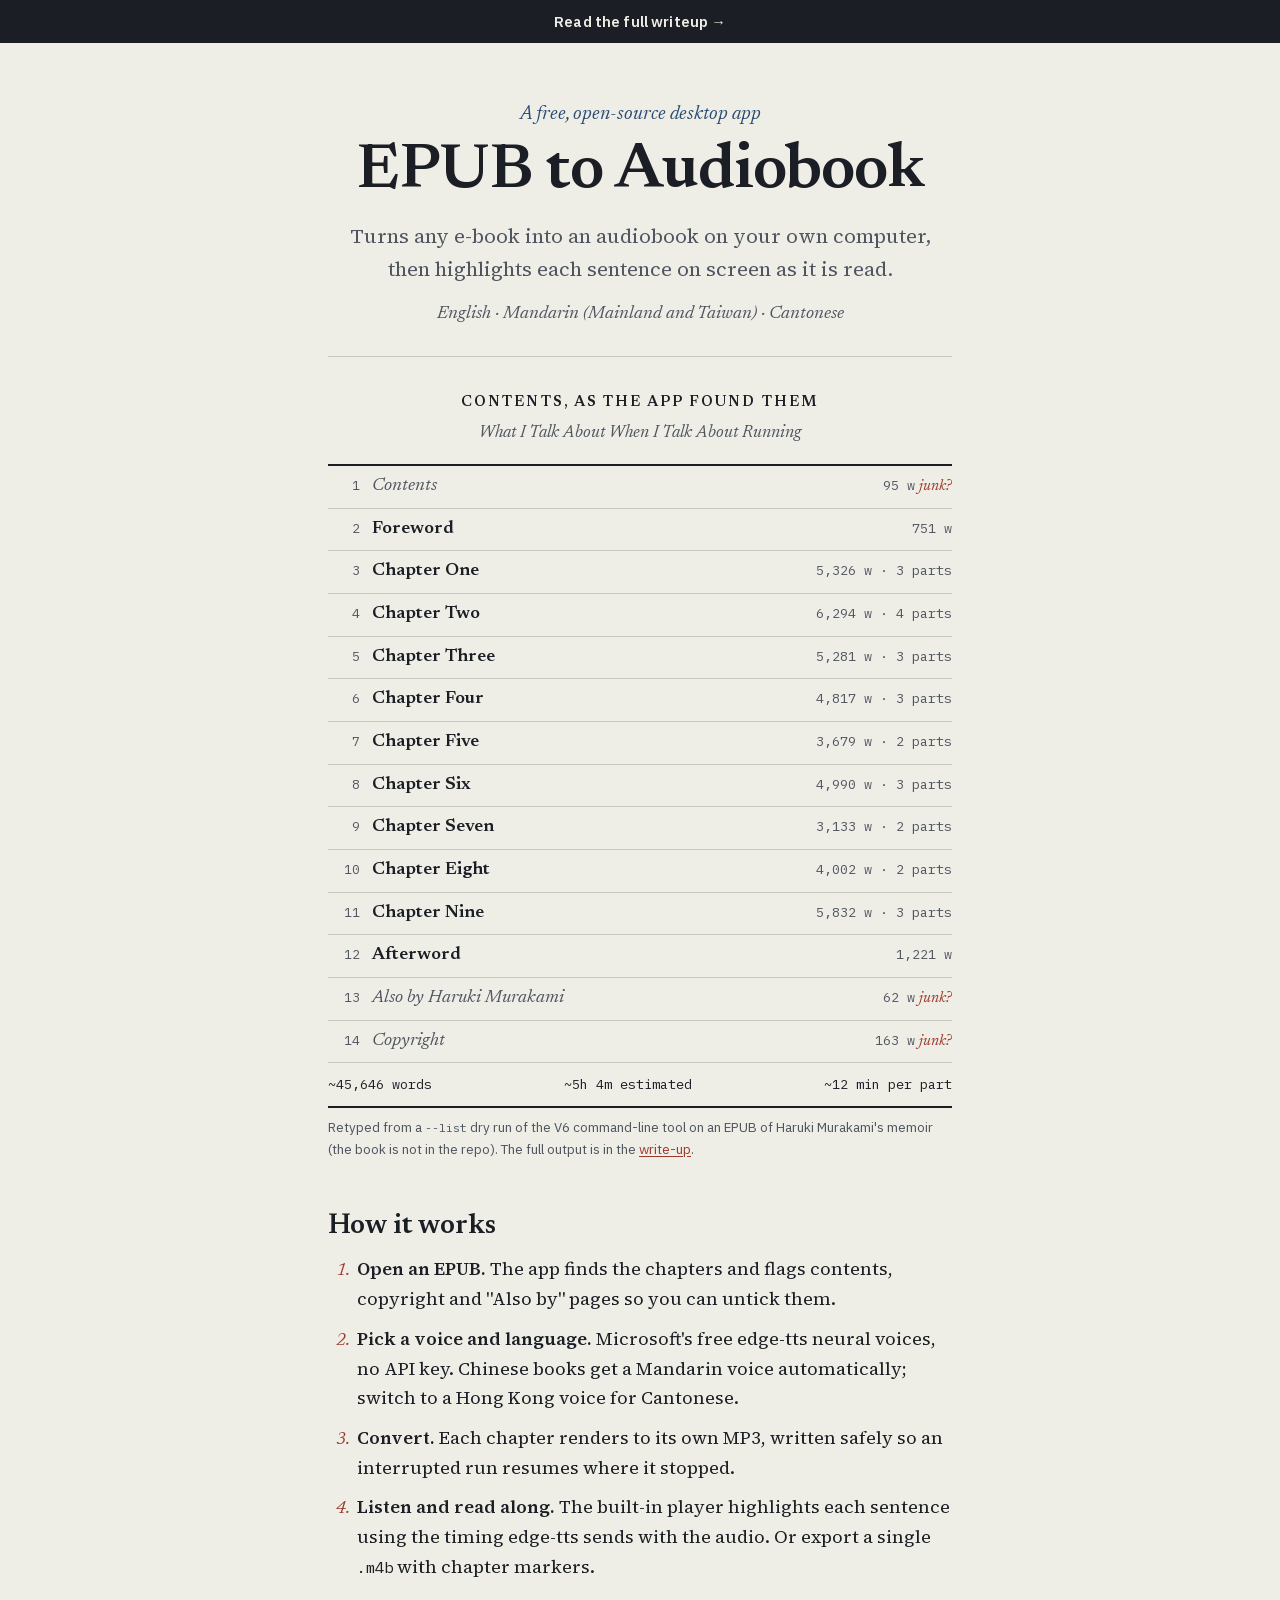
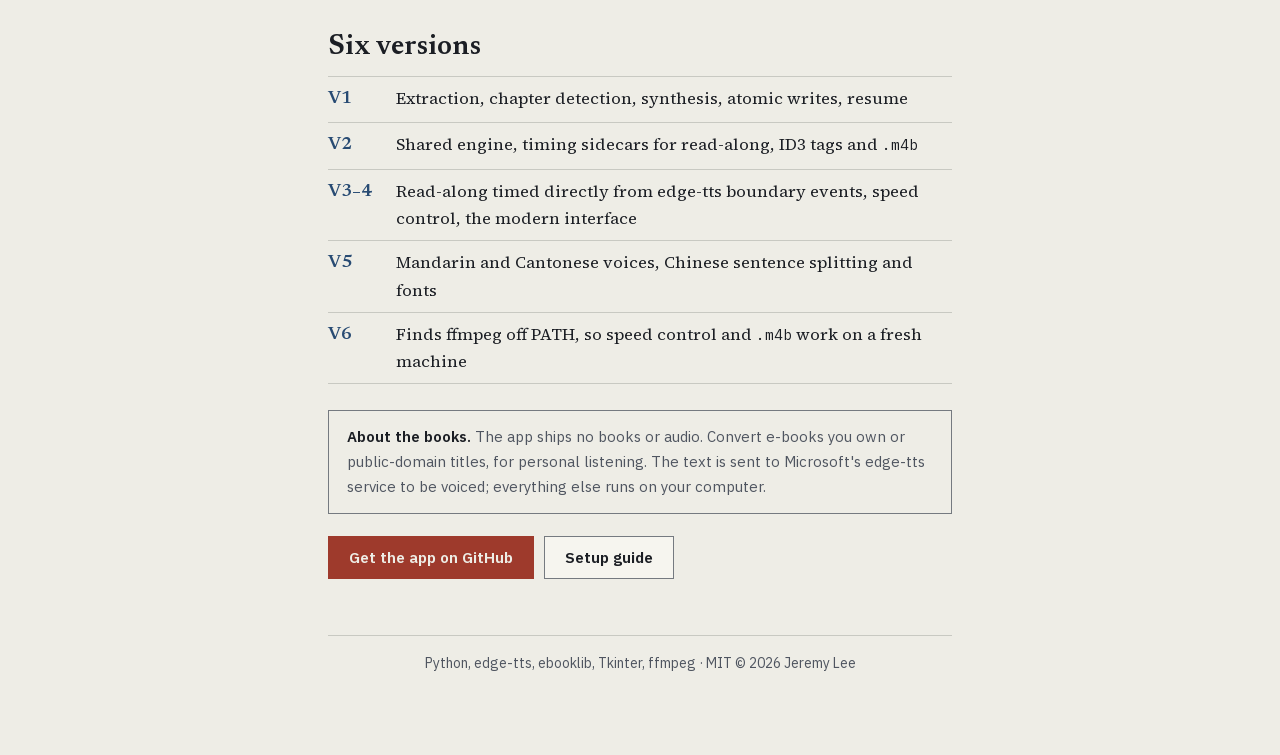
<file: index.html>
<!DOCTYPE html>
<html lang="en">
<head>
<meta charset="utf-8"/>
<meta name="viewport" content="width=device-width, initial-scale=1"/>
<title>EPUB to Audiobook</title>
<meta name="description" content="A free desktop app that turns any EPUB into chapter-named MP3s or an M4B with natural neural voices, and highlights each sentence as it plays. English, Mandarin and Cantonese." />
<meta property="og:title" content="EPUB to Audiobook" />
<meta property="og:description" content="A free desktop app that turns any EPUB into chapter-named MP3s or an M4B with natural neural voices, and highlights each sentence as it plays. English, Mandarin and Cantonese." />
<meta property="og:type" content="website" />
<meta property="og:url" content="https://lyhjeremy.github.io/epub-to-audiobook/" />
<meta property="og:image" content="https://lyhjeremy.github.io/epub-to-audiobook/og.png" />
<meta property="og:image:width" content="1200" />
<meta property="og:image:height" content="630" />
<meta property="og:image:alt" content="EPUB to Audiobook" />
<meta name="twitter:card" content="summary_large_image" />
<link rel="stylesheet" href="assets/family.css"/>
<style>
  *{box-sizing:border-box;border-radius:0}
  html,body{margin:0;padding:0}
  body{background:var(--paper);color:var(--ink);font-family:var(--font-head);font-size:18px;line-height:1.65}
  a{color:var(--signal);text-underline-offset:2px}
  a:hover{color:var(--ink)}
  :focus-visible{outline:2px solid var(--signal);outline-offset:2px}
  .page{max-width:42rem;margin:0 auto;padding:56px 24px 80px}
  .title{text-align:center;border-bottom:1px solid var(--rule);padding-bottom:26px;margin-bottom:34px}
  .title .eyebrow{font-family:var(--font-display);font-style:italic;font-size:19px;color:var(--signal-2);margin:0 0 10px}
  h1{font-family:var(--font-display);font-weight:600;font-size:clamp(40px,7vw,64px);line-height:1;letter-spacing:-.015em;margin:0 0 16px}
  .lede{font-size:20px;color:var(--ink-2);margin:0 auto;max-width:32em}
  .langs{font-family:var(--font-display);font-style:italic;color:var(--ink-2);margin:14px 0 0}
  .contents h2{font-family:var(--font-display);font-weight:600;font-size:15px;letter-spacing:.14em;text-transform:uppercase;text-align:center;margin:0 0 4px}
  .contents .src{font-family:var(--font-display);font-style:italic;text-align:center;color:var(--ink-2);margin:0 0 16px;font-size:17px}
  .toc{margin:0;padding:0;list-style:none;border-top:2px solid var(--ink)}
  .toc li{display:grid;grid-template-columns:2rem minmax(0,1fr) auto;gap:0 12px;align-items:baseline;padding:6px 0;border-bottom:1px solid var(--rule)}
  .toc .i{font-family:var(--font-mono);font-size:13px;color:var(--ink-2);text-align:right}
  .toc .t{font-family:var(--font-display);font-weight:600;font-size:18px}
  .toc .w{font-family:var(--font-mono);font-size:13.5px;color:var(--ink-2);white-space:nowrap}
  .toc li.junk .t{font-weight:400;font-style:italic;color:var(--ink-2)}
  .toc li.junk .w::after{content:" junk?";font-family:var(--font-display);font-style:italic;color:var(--signal);font-size:15px}
  .toc-foot{display:flex;justify-content:space-between;flex-wrap:wrap;gap:6px 16px;font-family:var(--font-mono);font-size:13.5px;color:var(--ink);padding:10px 0;border-bottom:2px solid var(--ink)}
  .cap{font-family:var(--font-body);font-size:13.5px;color:var(--ink-2);margin:8px 0 0}
  h3{font-family:var(--font-display);font-weight:600;font-size:28px;line-height:1.15;margin:50px 0 12px}
  p{margin:0 0 14px}
  ol.steps{margin:0;padding:0 0 0 1.4em}
  ol.steps li{margin:0 0 10px;padding-left:4px}
  ol.steps li::marker{font-family:var(--font-display);font-style:italic;color:var(--signal)}
  ol.steps b{font-weight:600}
  dl.ver{margin:0;border-top:1px solid var(--rule)}
  dl.ver div{display:grid;grid-template-columns:3.4rem minmax(0,1fr);gap:0 14px;padding:8px 0;border-bottom:1px solid var(--rule)}
  dl.ver dt{font-family:var(--font-display);font-weight:600;color:var(--signal-2)}
  dl.ver dd{margin:0;font-size:16.5px}
  code{font-family:var(--font-mono);font-size:.86em}
  .note{border:1px solid var(--edge);padding:14px 18px;font-family:var(--font-body);font-size:15px;color:var(--ink-2);margin-top:26px}
  .note b{color:var(--ink)}
  .btns{display:flex;flex-wrap:wrap;gap:10px;margin-top:22px}
  .btn{display:inline-block;padding:11px 20px;font:600 15.5px/1.2 var(--font-body);text-decoration:none;border:1px solid var(--edge);color:var(--ink);background:var(--panel)}
  .btn.primary{background:var(--signal);border-color:var(--signal);color:var(--paper)}
  .btn:hover{background:var(--ink);border-color:var(--ink);color:var(--paper)}
  footer{border-top:1px solid var(--rule);margin-top:56px;padding-top:16px;font-family:var(--font-body);font-size:14px;color:var(--ink-2);text-align:center}
</style>
</head>
<body>
<a href="overview/" data-overview-link style="display:block;background:var(--ink);color:var(--paper);text-align:center;padding:11px 18px;font:600 14.5px/1.45 var(--font-body);letter-spacing:.01em;text-decoration:none">Read the full writeup&nbsp;&rarr;</a>

<main class="page">
  <div class="title">
    <p class="eyebrow">A free, open-source desktop app</p>
    <h1>EPUB to Audiobook</h1>
    <p class="lede">Turns any e-book into an audiobook on your own computer, then highlights each sentence on screen as it is read.</p>
    <p class="langs">English · Mandarin (Mainland and Taiwan) · Cantonese</p>
  </div>

  <section class="contents" aria-label="Chapters detected in a published book">
    <h2>Contents, as the app found them</h2>
    <p class="src">What I Talk About When I Talk About Running</p>
    <ol class="toc">
      <li class="junk"><span class="i">1</span><span class="t">Contents</span><span class="w">95 w</span></li>
      <li><span class="i">2</span><span class="t">Foreword</span><span class="w">751 w</span></li>
      <li><span class="i">3</span><span class="t">Chapter One</span><span class="w">5,326 w · 3 parts</span></li>
      <li><span class="i">4</span><span class="t">Chapter Two</span><span class="w">6,294 w · 4 parts</span></li>
      <li><span class="i">5</span><span class="t">Chapter Three</span><span class="w">5,281 w · 3 parts</span></li>
      <li><span class="i">6</span><span class="t">Chapter Four</span><span class="w">4,817 w · 3 parts</span></li>
      <li><span class="i">7</span><span class="t">Chapter Five</span><span class="w">3,679 w · 2 parts</span></li>
      <li><span class="i">8</span><span class="t">Chapter Six</span><span class="w">4,990 w · 3 parts</span></li>
      <li><span class="i">9</span><span class="t">Chapter Seven</span><span class="w">3,133 w · 2 parts</span></li>
      <li><span class="i">10</span><span class="t">Chapter Eight</span><span class="w">4,002 w · 2 parts</span></li>
      <li><span class="i">11</span><span class="t">Chapter Nine</span><span class="w">5,832 w · 3 parts</span></li>
      <li><span class="i">12</span><span class="t">Afterword</span><span class="w">1,221 w</span></li>
      <li class="junk"><span class="i">13</span><span class="t">Also by Haruki Murakami</span><span class="w">62 w</span></li>
      <li class="junk"><span class="i">14</span><span class="t">Copyright</span><span class="w">163 w</span></li>
    </ol>
    <div class="toc-foot"><span>~45,646 words</span><span>~5h 4m estimated</span><span>~12 min per part</span></div>
    <p class="cap">Retyped from a <code>--list</code> dry run of the V6 command-line tool on an EPUB of Haruki Murakami's memoir (the book is not in the repo). The full output is in the <a href="overview/">write-up</a>.</p>
  </section>

  <h3>How it works</h3>
  <ol class="steps">
    <li><b>Open an EPUB.</b> The app finds the chapters and flags contents, copyright and "Also by" pages so you can untick them.</li>
    <li><b>Pick a voice and language.</b> Microsoft's free edge-tts neural voices, no API key. Chinese books get a Mandarin voice automatically; switch to a Hong Kong voice for Cantonese.</li>
    <li><b>Convert.</b> Each chapter renders to its own MP3, written safely so an interrupted run resumes where it stopped.</li>
    <li><b>Listen and read along.</b> The built-in player highlights each sentence using the timing edge-tts sends with the audio. Or export a single <code>.m4b</code> with chapter markers.</li>
  </ol>

  <h3>Six versions</h3>
  <dl class="ver">
    <div><dt>V1</dt><dd>Extraction, chapter detection, synthesis, atomic writes, resume</dd></div>
    <div><dt>V2</dt><dd>Shared engine, timing sidecars for read-along, ID3 tags and <code>.m4b</code></dd></div>
    <div><dt>V3–4</dt><dd>Read-along timed directly from edge-tts boundary events, speed control, the modern interface</dd></div>
    <div><dt>V5</dt><dd>Mandarin and Cantonese voices, Chinese sentence splitting and fonts</dd></div>
    <div><dt>V6</dt><dd>Finds ffmpeg off PATH, so speed control and <code>.m4b</code> work on a fresh machine</dd></div>
  </dl>

  <div class="note"><b>About the books.</b> The app ships no books or audio. Convert e-books you own or public-domain titles, for personal listening. The text is sent to Microsoft's edge-tts service to be voiced; everything else runs on your computer.</div>

  <div class="btns">
    <a class="btn primary" href="https://github.com/lyhjeremy/epub-to-audiobook">Get the app on GitHub</a>
    <a class="btn" href="https://github.com/lyhjeremy/epub-to-audiobook#how-to-run">Setup guide</a>
  </div>

  <footer>Python, edge-tts, ebooklib, Tkinter, ffmpeg · MIT © 2026 Jeremy Lee</footer>
</main>
</body>
</html>
</file>
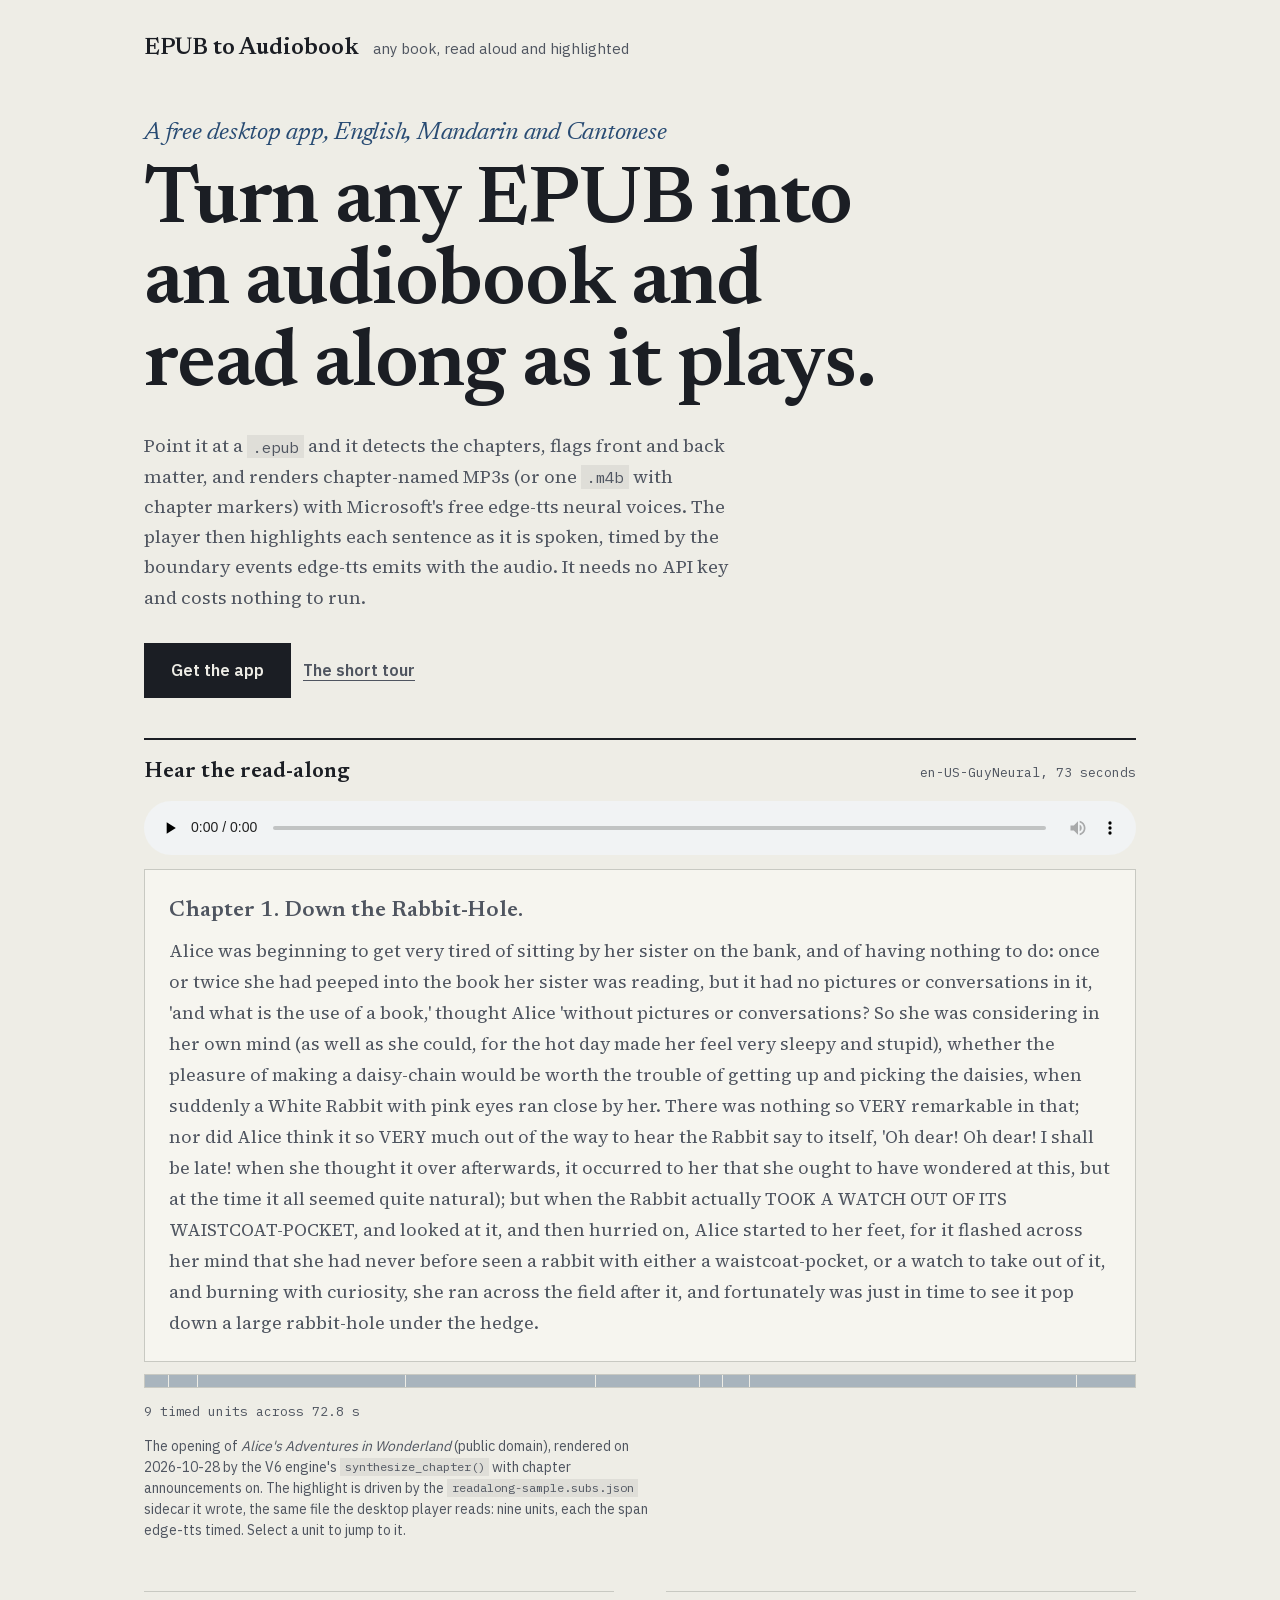
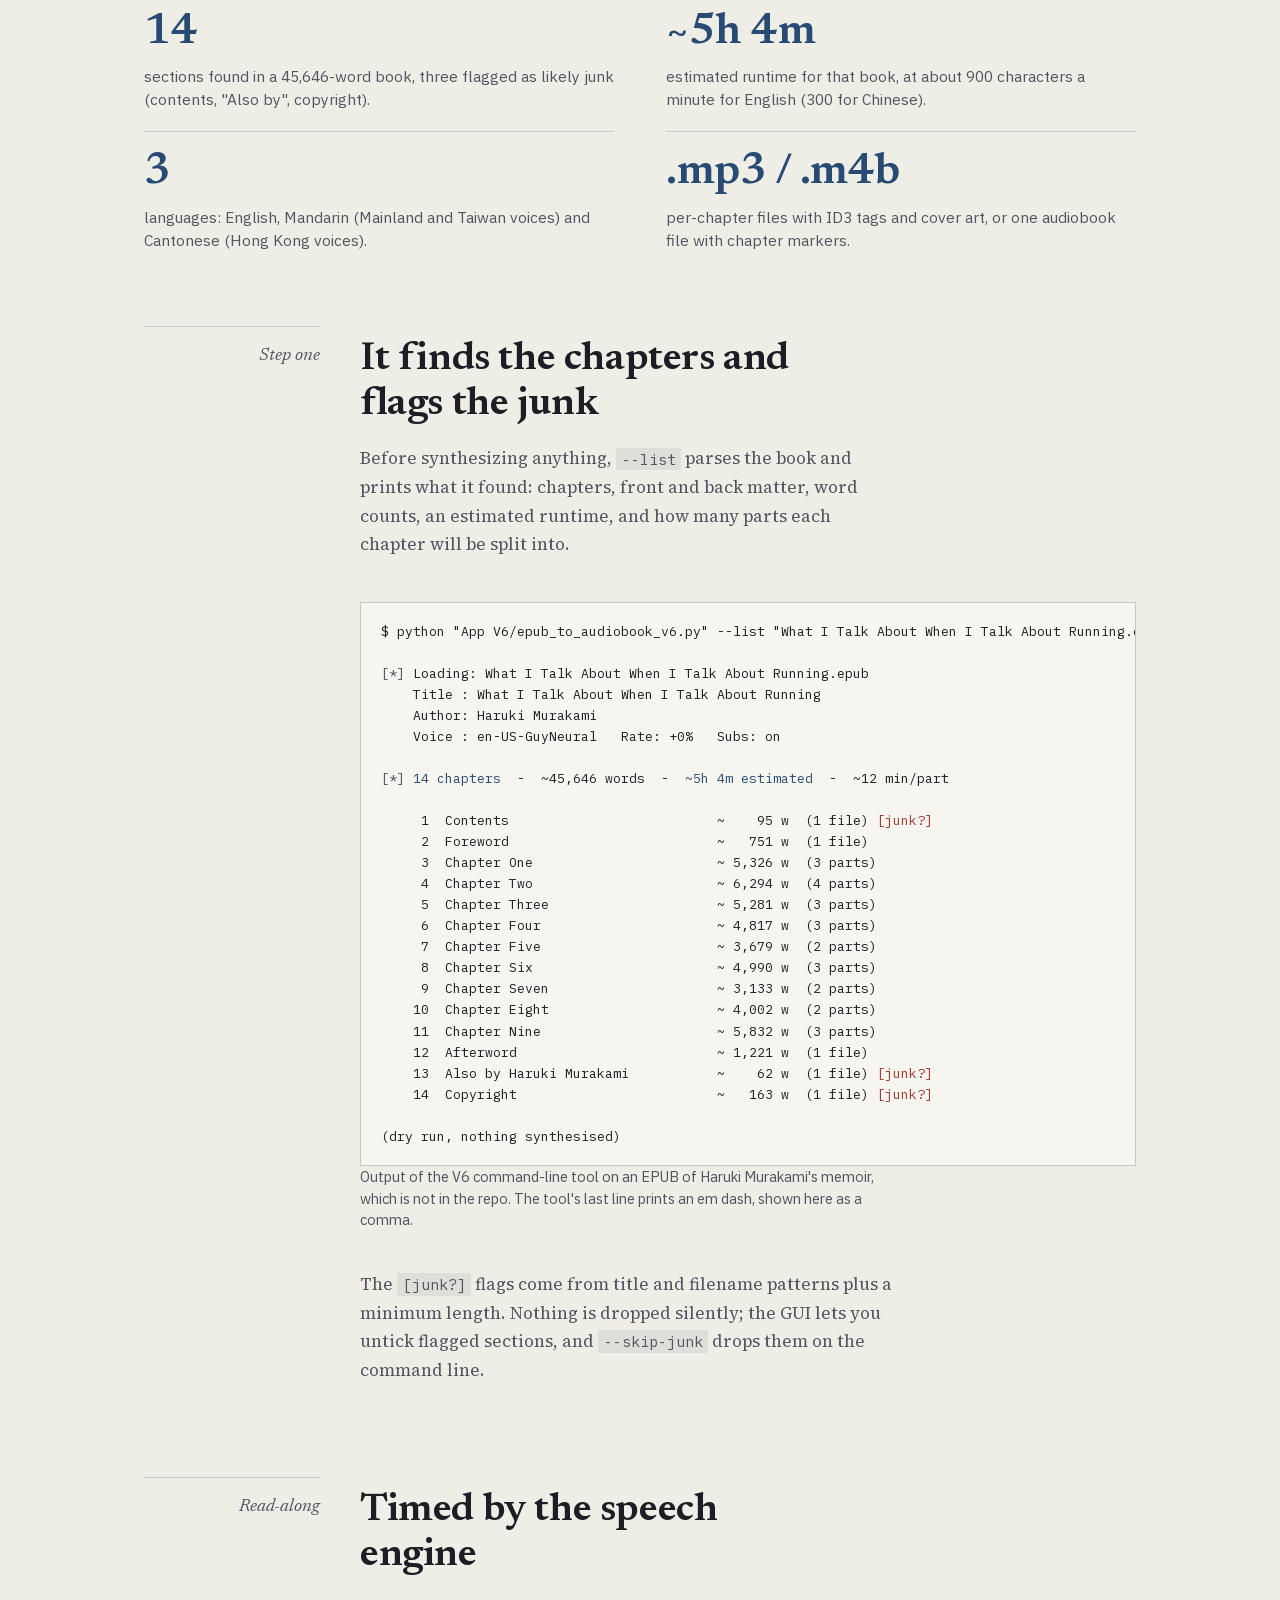
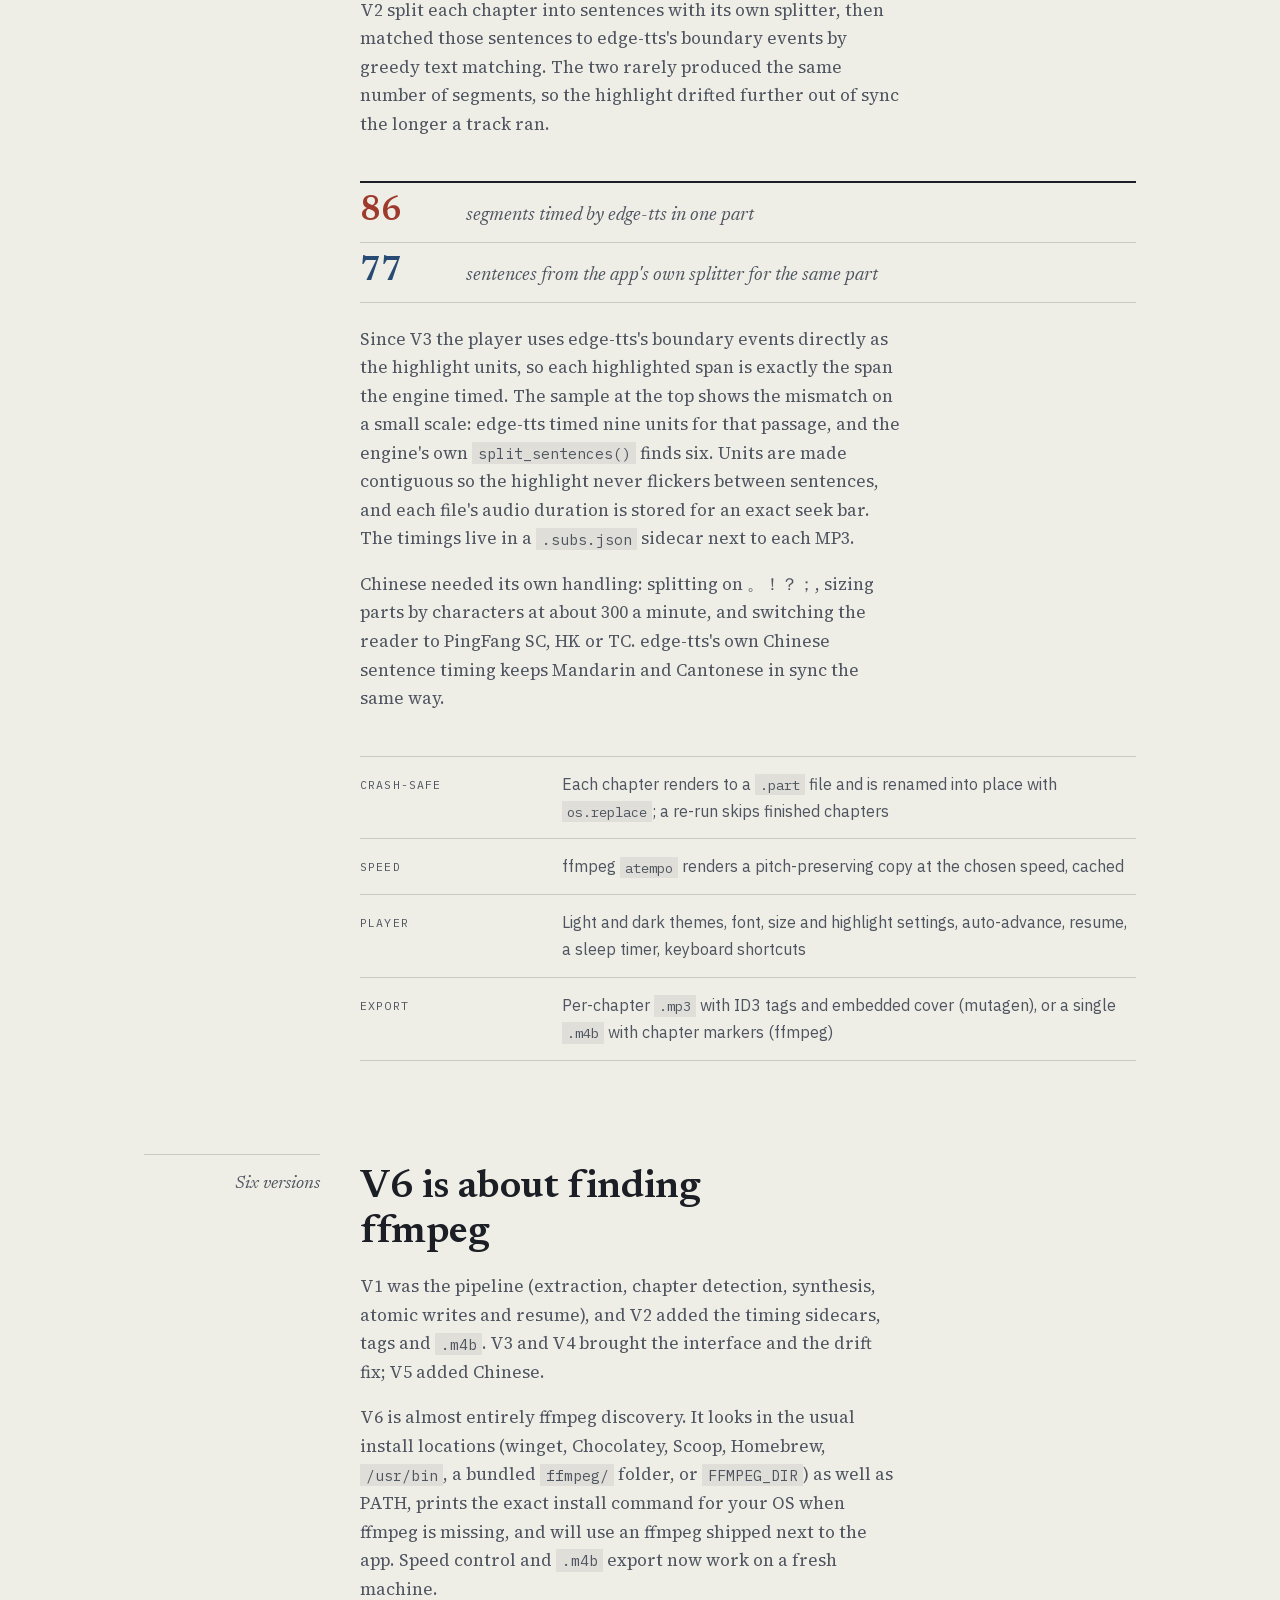
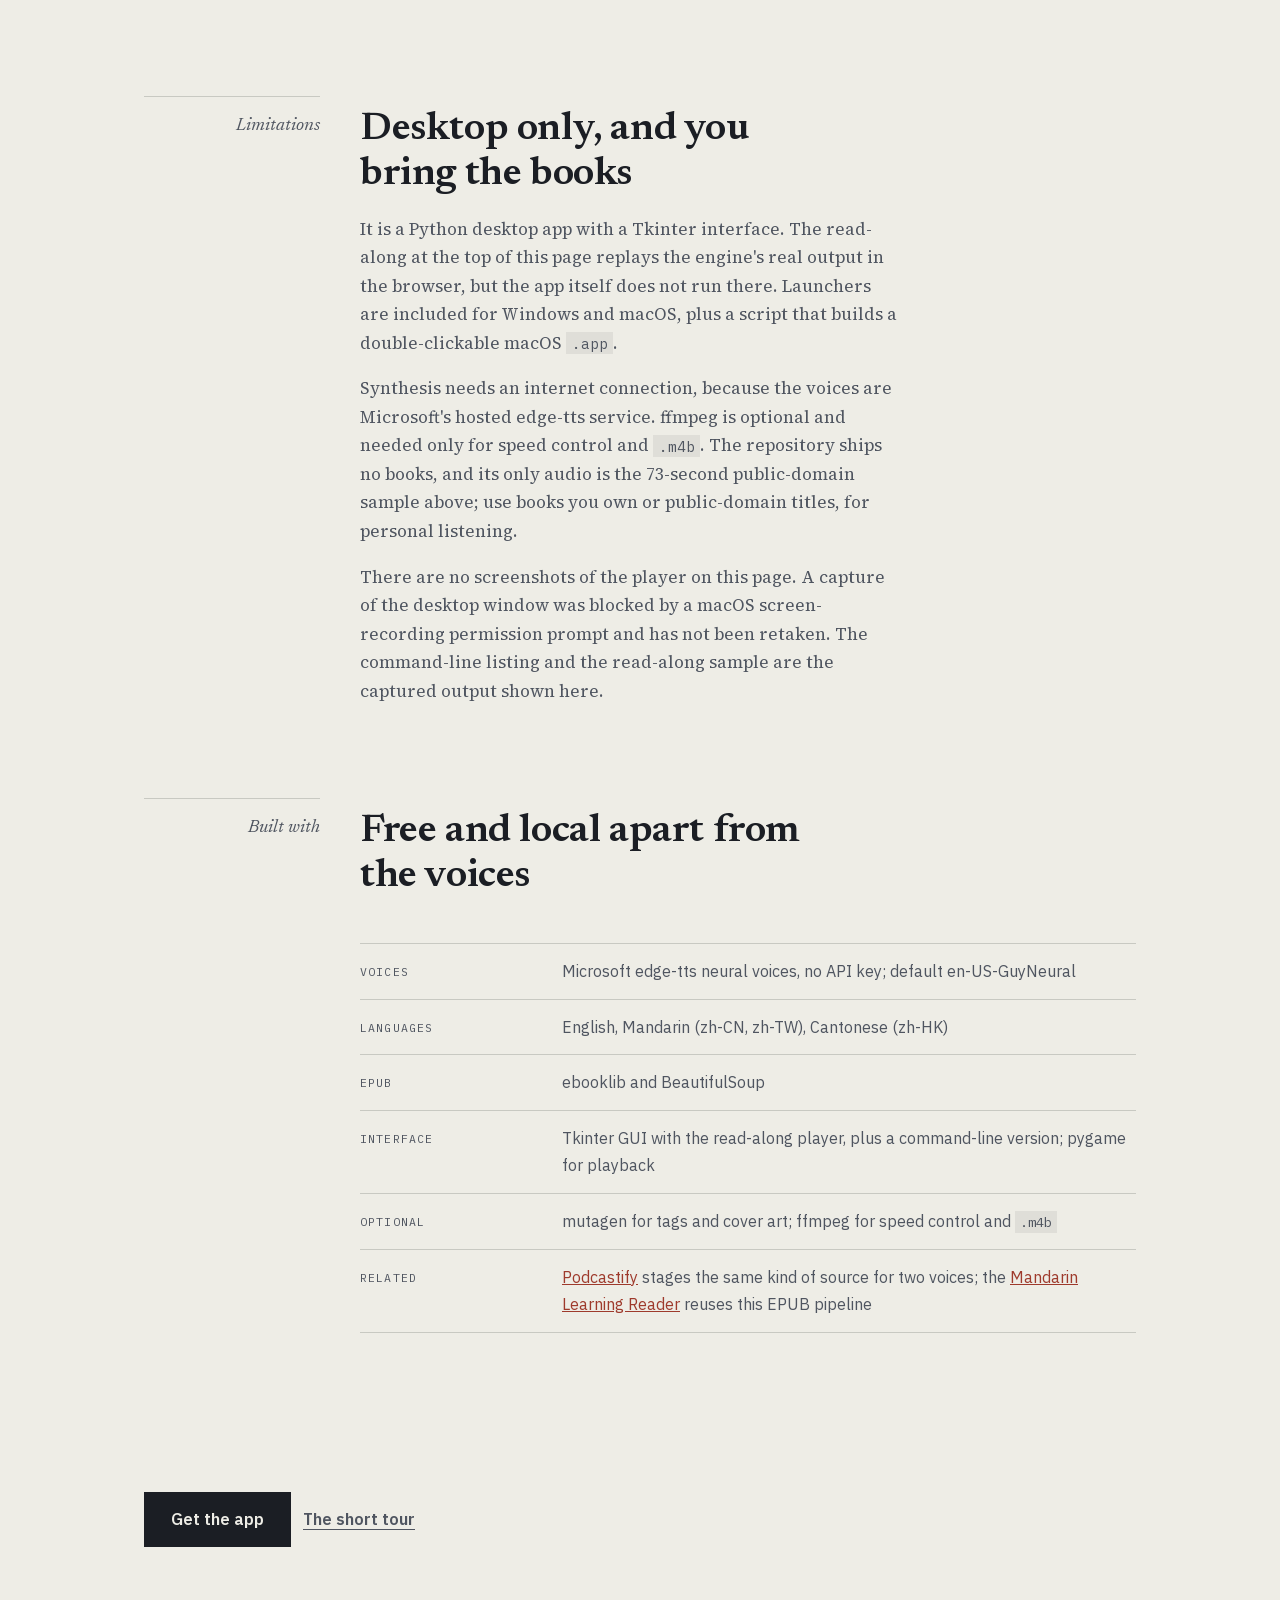
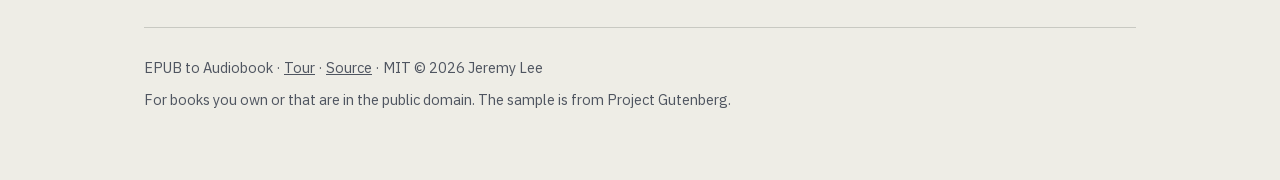
<file: overview/index.html>
<!doctype html>
<html lang="en">
<head>
<meta charset="utf-8" />
<meta name="viewport" content="width=device-width, initial-scale=1, viewport-fit=cover" />
<title>EPUB to Audiobook: turn any book into chapter audio and read along in sync</title>
<meta name="description" content="A Python desktop app that converts an EPUB into chapter-named MP3s or an M4B with free edge-tts neural voices, then highlights each sentence as it plays using edge-tts's own timing events. English, Mandarin and Cantonese." />
<meta name="theme-color" content="#EEEDE6" />
<meta property="og:title" content="EPUB to Audiobook" />
<meta property="og:description" content="Chapter detection with front-matter flags, free neural voices, and a read-along player timed by the speech engine itself." />
<meta property="og:type" content="article" />
<meta property="og:url" content="https://lyhjeremy.github.io/epub-to-audiobook/overview/" />
<meta property="og:image" content="https://lyhjeremy.github.io/epub-to-audiobook/og.png" />
<meta property="og:image:width" content="1200" />
<meta property="og:image:height" content="630" />
<meta property="og:image:alt" content="EPUB to Audiobook" />
<meta name="twitter:card" content="summary_large_image" />
<style>
  :root {
    --paper: #EEEDE6;
    --card: #F6F5EF;
    --plate: #F6F5EF;
    --ink: #1B1E24;
    --ink2: #4F5560;
    --muted: #4F5560;
    --rule: #C8C9C2;
    --accent: #9E3A2C;
    --accent2: #284B73;
    --link: #9E3A2C;
    --serif: "Source Serif 4", "Iowan Old Style", "Palatino Linotype", Palatino, serif;
    --sans: "IBM Plex Sans", "Helvetica Neue", Helvetica, Arial, sans-serif;
    --mono: "IBM Plex Mono", "SF Mono", Menlo, Consolas, monospace;
    --display: "Newsreader", "Iowan Old Style", Georgia, serif;
    --edge: #757A80;
    --spine:  92px;
    --col:    min(100% - 2.6rem, 62rem);
  }
  @media (prefers-color-scheme: dark) {
    :root {
      --paper: #181A1F;
      --card: #21242A;
      --plate: #21242A;
      --ink: #E5E6E2;
      --ink2: #A5AAB3;
      --muted: #A5AAB3;
      --rule: #3A3E45;
      --accent: #D88E80;
      --accent2: #86A9D6;
      --link: #D88E80;
      --edge: #6B7079;
    }
  }

  @font-face{font-family:"Source Serif 4";src:url("../fonts/SourceSerif4-400.woff2")format("woff2");font-weight:400;font-display:swap}
  @font-face{font-family:"Source Serif 4";src:url("../fonts/SourceSerif4-600.woff2")format("woff2");font-weight:600;font-display:swap}
  @font-face{font-family:"IBM Plex Sans";src:url("../fonts/IBMPlexSans-400.woff2")format("woff2");font-weight:400;font-display:swap}
  @font-face{font-family:"IBM Plex Sans";src:url("../fonts/IBMPlexSans-600.woff2")format("woff2");font-weight:600;font-display:swap}
  @font-face{font-family:"IBM Plex Mono";src:url("../fonts/IBMPlexMono-400.woff2")format("woff2");font-weight:400;font-display:swap}

  * { box-sizing: border-box; border-radius: 0; }
  html { scroll-behavior: smooth; }
  body {
    margin: 0; background: var(--paper); color: var(--ink);
    font-family: var(--serif); font-size: clamp(17px, 0.55rem + 0.6vw, 19.5px);
    line-height: 1.68; -webkit-font-smoothing: antialiased; overflow-x: hidden;
  }
  img { max-width: 100%; height: auto; display: block; }
  a { color: var(--link); }
  :focus-visible { outline: 2px solid var(--accent); outline-offset: 3px; border-radius: 0; }
  strong { font-weight: 700; color: var(--ink); }
  code { font-family: var(--mono); font-size: .86em;
         background: color-mix(in srgb, var(--ink) 7%, transparent);
         padding: .12em .38em; border-radius: 0; }
  .wrap { width: var(--col); margin: 0 auto; }

  .eyebrow { font-family: var(--mono); font-weight: 600; font-size: 11.5px;
             letter-spacing: .17em; text-transform: uppercase; color: var(--muted);
             margin: 0 0 14px; }

  .masthead { display: flex; align-items: baseline; gap: 14px; flex-wrap: wrap; padding: 30px 0 0; }
  .logo { font-family: var(--sans); font-weight: 800; font-size: 21px;
          letter-spacing: -.02em; display: flex; align-items: center; gap: 9px; }
  .dot { width: 9px; height: 9px; border-radius: 0; background: var(--accent); flex: none; }
  .tagline { font-size: 15px; color: var(--ink2); font-family: var(--sans); }

  .hero { padding: 44px 0 54px; }
  .kicker { font-family: var(--sans); font-size: clamp(18px, 2.1vw, 23px); font-weight: 600;
            color: var(--muted); margin: 0 0 8px; letter-spacing: -.01em; }
  .hero h1 { font-family: var(--sans); font-size: clamp(37px, 6vw, 72px); font-weight: 800;
             letter-spacing: -.035em; line-height: 1.04; margin: 0; max-width: 17ch; }
  .hero-sub { margin: 24px 0 0; font-size: 1.06em; color: var(--ink2); max-width: 60ch; }

  .cta-row { display: flex; gap: 12px; flex-wrap: wrap; margin-top: 30px; align-items: center; }
  .btn { display: inline-block; padding: 13px 26px; border-radius: 0;
         font-family: var(--sans); font-weight: 700; font-size: 16px;
         text-decoration: none; border: 1px solid var(--ink); }
  .btn:hover { transform: translateY(-1px); }
  .btn-primary { background: var(--ink); color: var(--paper); }
  .textlink { font-family: var(--sans); font-size: 16px; font-weight: 600; color: var(--ink2);
              text-decoration: underline; text-underline-offset: 4px;
              text-decoration-thickness: 1px; }
  .textlink:hover { color: var(--ink); }

  .claims { display: grid; grid-template-columns: 1fr; gap: 0 52px; margin: 50px 0 0; }
  @media (min-width: 760px) { .claims { grid-template-columns: 1fr 1fr; } }
  .claim { padding: 18px 0 20px; border-top: 1px solid var(--rule); }
  .claim:first-child, .claim:nth-child(2) { border-top: 2px solid var(--ink); }
  @media (max-width: 759px) { .claim:nth-child(2) { border-top: 1px solid var(--rule); } }
  .claim .n { font-family: var(--sans); font-weight: 800; font-size: 40px; line-height: 1.05;
              color: var(--accent); letter-spacing: -.03em; font-variant-numeric: tabular-nums; }
  .claim h3 { margin: 0 0 6px; }
  .claim p { margin: 9px 0 0; font-size: 15.5px; color: var(--ink2); line-height: 1.5;
             font-family: var(--sans); }

  .route { position: relative; padding-bottom: 30px; }
  .route::before { content: ""; position: absolute; left: calc(var(--spine) / 2); top: 8px;
                   bottom: 80px; width: 2px; background: var(--rule); }
  .stop { position: relative; padding: 0 0 76px var(--spine); }
  .stop::before { content: ""; position: absolute; left: calc(var(--spine) / 2 - 7px); top: 7px;
                  width: 16px; height: 16px; border-radius: 0;
                  background: var(--paper); border: 2px solid var(--ink); box-sizing: border-box; }
  .stop--key::before { background: var(--accent); border-color: var(--accent); }
  .stop--warn::before { background: var(--accent2); border-color: var(--accent2); }
  .stop--end::before { background: var(--ink); }

  h2 { font-family: var(--sans); font-size: clamp(27px, 3.7vw, 38px); font-weight: 800;
       letter-spacing: -.027em; line-height: 1.13; margin: 12px 0 16px; max-width: 19ch; }
  h3 { font-family: var(--sans); font-size: 17px; font-weight: 700; margin: 0 0 7px;
       letter-spacing: -.012em; }
  .stop p { margin: 0 0 17px; max-width: 60ch; color: var(--ink2); }

  .bignum { font-family: var(--sans); font-weight: 800; font-size: clamp(74px, 10vw, 128px);
            line-height: .86; letter-spacing: -.05em; margin: 6px 0 4px; color: var(--accent);
            font-variant-numeric: tabular-nums; }
  .bignum-note { font-family: var(--sans); font-size: 16px; color: var(--muted); margin: 0 0 20px; }

  /* A white-background chart would glow in dark mode; the plate makes it read
     as a deliberately printed page instead. */
  figure { margin: 28px 0 0; }
  .plate { background: var(--plate); border: 1px solid var(--rule); border-radius: 0;
           padding: 14px; overflow: hidden; }
  .plate img { border-radius: 0; }
  .plate--flush { padding: 0; }
  .shot { border-radius: 0; border: 1px solid var(--rule);
          overflow: hidden; background: var(--card); }
  /* min() so the cap never exceeds the column on a phone */
  .shot--narrow { max-width: min(430px, 100%); }
  figcaption { margin-top: 11px; font-family: var(--sans); font-size: 14.5px;
               color: var(--muted); line-height: 1.5; }
  .panels { display: grid; grid-template-columns: repeat(auto-fit, minmax(258px, 1fr));
            gap: 22px; margin-top: 28px; }
  .panels figure { margin: 0; }

  .pull { margin: 30px 0 0; padding: 20px 25px; border-left: 3px solid var(--accent);
          background: color-mix(in srgb, var(--accent) 7%, transparent);
          border-radius: 0; }
  .pull p { margin: 0 0 9px; color: var(--ink); max-width: none; }
  .pull p:last-of-type { margin: 0; }
  .pull .who { font-family: var(--mono); font-size: 11px; letter-spacing: .12em;
               text-transform: uppercase; color: var(--muted); display: block; margin-top: 9px; }

  .grid { display: grid; grid-template-columns: repeat(auto-fit, minmax(238px, 1fr));
          gap: 1px; margin-top: 28px; background: var(--rule);
          border: 1px solid var(--rule); border-radius: 0; overflow: hidden; }
  .cell { background: var(--paper); padding: 22px 20px; }
  .cell p { font-size: 15px; margin: 0; color: var(--ink2); max-width: none;
            line-height: 1.55; font-family: var(--sans); }

  /* results tables: scroll inside their own box, never the page */
  .tablewrap { margin-top: 26px; overflow-x: auto; border: 1px solid var(--rule);
               border-radius: 0; background: var(--card); }
  table { border-collapse: collapse; width: 100%; min-width: 480px;
          font-family: var(--sans); font-size: 15.5px; }
  th, td { padding: 12px 16px; text-align: left; border-bottom: 1px solid var(--rule); }
  th { font-family: var(--mono); font-size: 11px; letter-spacing: .1em;
       text-transform: uppercase; color: var(--muted); font-weight: 600; }
  td { color: var(--ink2); font-variant-numeric: tabular-nums; }
  tr:last-child td { border-bottom: 0; }
  .win td { color: var(--ink); font-weight: 700;
            background: color-mix(in srgb, var(--accent) 8%, transparent); }

  /* real terminal output, quoted verbatim */
  .term { margin-top: 26px; background: #14141f; color: #e6e3da; border-radius: 0;
          padding: 18px 20px; overflow-x: auto;
          border: 1px solid #2a2a3a; }
  .term pre { margin: 0; font-family: var(--mono); font-size: 13px; line-height: 1.62;
              white-space: pre; }
  .term .c { color: #9aa08f; }
  .term .g { color: #7fd18f; }
  .term .y { color: #E3BC5E; }

  .specs { margin-top: 26px; border-top: 1px solid var(--rule); }
  .spec { display: grid; grid-template-columns: 1fr; gap: 2px;
          padding: 14px 0; border-bottom: 1px solid var(--rule); }
  @media (min-width: 700px) { .spec { grid-template-columns: 178px 1fr; gap: 24px; } }
  .spec dt { font-family: var(--mono); font-size: 11.5px; letter-spacing: .1em;
             text-transform: uppercase; color: var(--muted); padding-top: 4px; }
  .spec dd { margin: 0; font-size: 16px; color: var(--ink2); font-family: var(--sans); }

  .close { padding: 6px 0 80px var(--spine); position: relative; }
  .close h2 { max-width: 20ch; }
  footer { border-top: 1px solid var(--rule); padding: 28px 0 60px;
           font-family: var(--sans); font-size: 14.5px; color: var(--muted); }
  footer a { color: var(--ink2); }
  footer p { margin: 0 0 8px; }

  @media (max-width: 640px) {
    :root { --spine: 38px; }
    .hero { padding: 36px 0 46px; }
    .stop { padding-bottom: 58px; }
    .plate { padding: 9px; }
    .term { padding: 14px 14px; }
    .term pre { font-size: 11.5px; }
  }
  @media (prefers-reduced-motion: reduce) {
    html { scroll-behavior: auto; }
    .btn { }
  }
  @font-face{font-family:"Newsreader";src:url("../fonts/Newsreader-600.woff2")format("woff2");font-weight:600;font-style:normal;font-display:swap}
  @font-face{font-family:"Newsreader";src:url("../fonts/Newsreader-400i.woff2")format("woff2");font-weight:400;font-style:italic;font-display:swap}

  .btn:hover { transform: none; background: var(--accent); border-color: var(--accent); color: var(--paper); }
  .pull { border: 1px solid var(--edge); border-left: 1px solid var(--edge); background: transparent; }
  .term { background: var(--card); color: var(--ink); border: 1px solid var(--rule); }
  .term .c { color: var(--muted); } .term .g { color: var(--accent2); } .term .y { color: var(--accent); }
  .logo, .hero h1, h2, .claim .n, .bignum { font-family: var(--display); }

  /* Language: a well-set book. Newsreader display, italic glosses, notes in the margin. */
  .logo { font-weight: 600; font-size: 23px; letter-spacing: 0; }
  .hero h1 { font-weight: 600; font-size: clamp(42px, 6.6vw, 80px); letter-spacing: -.015em; line-height: 1.02; max-width: 16ch; }
  .kicker { font-family: var(--display); font-style: italic; font-weight: 400; font-size: clamp(20px, 2.3vw, 25px); color: var(--accent2); }
  h2 { font-weight: 600; letter-spacing: -.01em; font-size: clamp(29px, 3.9vw, 40px); }
  .claim, .claim:first-child, .claim:nth-child(2) { border-top: 1px solid var(--rule); }
  .claim .n { font-weight: 600; font-size: 44px; letter-spacing: -.01em; color: var(--accent2); }
  .bignum { font-weight: 600; color: var(--accent2); }
  .eyebrow { font-family: var(--display); font-style: italic; text-transform: none; letter-spacing: 0;
             font-size: 18px; font-weight: 400; color: var(--accent); }
  :root { --spine: 0px; }
  .route::before, .stop::before { display: none; }
  .stop { padding-left: 0; }
  @media (min-width: 980px) {
    .stop { display: grid; grid-template-columns: 11rem minmax(0, 1fr); column-gap: 40px; }
    .stop > * { grid-column: 2; }
    .stop > .eyebrow { grid-column: 1; grid-row: 1 / span 2; text-align: right; padding-top: 14px;
                       border-top: 1px solid var(--rule); }
  }


  /* Signature: the drift fix, set as a two-line comparison. */
  .drift { margin: 26px 0 0; border-top: 2px solid var(--ink); border-bottom: 1px solid var(--rule); }
  .drift div { display: grid; grid-template-columns: 5.5rem minmax(0,1fr); gap: 0 18px; padding: 12px 0; align-items: baseline; }
  .drift div + div { border-top: 1px solid var(--rule); }
  .drift b { font-family: var(--display); font-weight: 600; font-size: 34px; line-height: 1; color: var(--accent2); }
  .drift div:first-child b { color: var(--accent); }
  .drift span { font-family: var(--display); font-style: italic; font-size: 19px; color: var(--ink2); line-height: 1.4; }
  .term-cap { margin: 11px 0 0; font-family: var(--sans); font-size: 14.5px; color: var(--muted); line-height: 1.5; max-width: 64ch; }

  /* Read-along, replayed in the page from the engine's own sidecar. */
  .ra { margin: 40px 0 0; border-top: 2px solid var(--ink); padding-top: 14px; }
  .ra-head { display: flex; flex-wrap: wrap; justify-content: space-between; align-items: baseline; gap: 6px 18px; margin: 0 0 10px; }
  .ra-head b { font-family: var(--display); font-weight: 600; font-size: 22px; }
  .ra-head span { font-family: var(--mono); font-size: 13px; color: var(--muted); }
  .ra audio { width: 100%; display: block; margin: 0 0 14px; }
  .ra-page { background: var(--card); border: 1px solid var(--rule); padding: 22px 24px; font-family: var(--serif); font-size: 1.04em; line-height: 1.75; color: var(--muted); }
  .ra-page .u { cursor: pointer; }
  .ra-page .u:hover { color: var(--ink); }
  .ra-page .u.on { color: var(--ink); text-decoration: underline; text-decoration-color: var(--accent); text-decoration-thickness: 2px; text-underline-offset: 4px; }
  .ra-page .u:focus-visible { outline: 2px solid var(--accent); outline-offset: 2px; }
  .ra-page .h { display: block; font-family: var(--display); font-weight: 600; font-size: 1.25em; margin-bottom: 6px; }
  .ra-tl { display: flex; height: 14px; margin: 12px 0 4px; border: 1px solid var(--rule); }
  .ra-tl i { display: block; background: var(--accent2); opacity: .35; }
  .ra-tl i + i { border-left: 1px solid var(--paper); }
  .ra-tl i.on { opacity: 1; background: var(--accent); }
  .ra-read { font-family: var(--mono); font-size: 13px; color: var(--ink2); min-height: 1.4em; }
  .ra-cap { font-family: var(--sans); font-size: 14px; color: var(--muted); margin: 12px 0 0; line-height: 1.5; max-width: 64ch; }
  @media (max-width: 520px) { .ra-page { padding: 16px 14px; } }
</style>
</head>
<body>
<div class="wrap">
  <header class="masthead">
    <div class="logo">EPUB to Audiobook</div>
    <div class="tagline">any book, read aloud and highlighted</div>
  </header>

  <section class="hero">
    <p class="kicker">A free desktop app, English, Mandarin and Cantonese</p>
    <h1>Turn any EPUB into an audiobook and read along as it plays.</h1>

    <p class="hero-sub">
      Point it at a <code>.epub</code> and it detects the chapters, flags front and
      back matter, and renders chapter-named MP3s (or one <code>.m4b</code> with
      chapter markers) with Microsoft's free edge-tts neural voices. The player
      then highlights each sentence as it is spoken, timed by the boundary events
      edge-tts emits with the audio. It needs no API key and costs nothing to run.
    </p>

    <div class="cta-row">
      <a class="btn btn-primary" href="https://github.com/lyhjeremy/epub-to-audiobook">Get the app</a>
      <a class="textlink" href="../">The short tour</a>
    </div>


    <div class="ra" id="ra">
      <div class="ra-head"><b>Hear the read-along</b><span>en-US-GuyNeural, 73 seconds</span></div>
      <audio id="ra-aud" controls preload="none" src="readalong-sample.mp3"></audio>
      <div class="ra-page" id="ra-page" aria-label="The passage, split into the units edge-tts timed"></div>
      <div class="ra-tl" id="ra-tl" aria-hidden="true"></div>
      <p class="ra-read" id="ra-read" aria-live="off"></p>
      <p class="ra-cap">The opening of <em>Alice's Adventures in Wonderland</em> (public domain),
        rendered on 2026-10-28 by the V6 engine's <code>synthesize_chapter()</code> with chapter
        announcements on. The highlight is driven by the
        <code>readalong-sample.subs.json</code> sidecar it wrote, the same file the desktop player
        reads: nine units, each the span edge-tts timed. Select a unit to jump to it.</p>
    </div>

    <div class="claims">
      <div class="claim">
        <div class="n">14</div>
        <p>sections found in a 45,646-word book, three flagged as likely junk
           (contents, "Also by", copyright).</p>
      </div>
      <div class="claim">
        <div class="n">~5h 4m</div>
        <p>estimated runtime for that book, at about 900 characters a minute for
           English (300 for Chinese).</p>
      </div>
      <div class="claim">
        <div class="n">3</div>
        <p>languages: English, Mandarin (Mainland and Taiwan voices) and Cantonese
           (Hong Kong voices).</p>
      </div>
      <div class="claim">
        <div class="n">.mp3 / .m4b</div>
        <p>per-chapter files with ID3 tags and cover art, or one audiobook file
           with chapter markers.</p>
      </div>
    </div>
  </section>
</div>

<div class="wrap">
<div class="route">

  <section class="stop stop--key">
    <p class="eyebrow">Step one</p>
    <h2>It finds the chapters and flags the junk</h2>
    <p>
      Before synthesizing anything, <code>--list</code> parses the book and prints
      what it found: chapters, front and back matter, word counts, an
      estimated runtime, and how many parts each chapter will be split into.
    </p>
    <div class="term">
<pre>$ python "App V6/epub_to_audiobook_v6.py" --list "What I Talk About When I Talk About Running.epub"

<span class="c">[*]</span> Loading: What I Talk About When I Talk About Running.epub
    Title : What I Talk About When I Talk About Running
    Author: Haruki Murakami
    Voice : en-US-GuyNeural   Rate: +0%   Subs: on

<span class="c">[*]</span> <span class="g">14 chapters</span>  -  ~45,646 words  -  <span class="g">~5h 4m estimated</span>  -  ~12 min/part

     1  Contents                          ~    95 w  (1 file) <span class="y">[junk?]</span>
     2  Foreword                          ~   751 w  (1 file)
     3  Chapter One                       ~ 5,326 w  (3 parts)
     4  Chapter Two                       ~ 6,294 w  (4 parts)
     5  Chapter Three                     ~ 5,281 w  (3 parts)
     6  Chapter Four                      ~ 4,817 w  (3 parts)
     7  Chapter Five                      ~ 3,679 w  (2 parts)
     8  Chapter Six                       ~ 4,990 w  (3 parts)
     9  Chapter Seven                     ~ 3,133 w  (2 parts)
    10  Chapter Eight                     ~ 4,002 w  (2 parts)
    11  Chapter Nine                      ~ 5,832 w  (3 parts)
    12  Afterword                         ~ 1,221 w  (1 file)
    13  Also by Haruki Murakami           ~    62 w  (1 file) <span class="y">[junk?]</span>
    14  Copyright                         ~   163 w  (1 file) <span class="y">[junk?]</span>

(dry run, nothing synthesised)</pre>
    </div>
    <p class="term-cap">Output of the V6 command-line tool on an EPUB of Haruki Murakami's memoir, which is not in the repo. The tool's last line prints an em dash, shown here as a comma.</p>
    <p style="margin-top:22px">
      The <code>[junk?]</code> flags come from title and filename patterns plus a
      minimum length. Nothing is dropped silently; the GUI lets you untick flagged
      sections, and <code>--skip-junk</code> drops them on the command line.
    </p>
  </section>

  <section class="stop">
    <p class="eyebrow">Read-along</p>
    <h2>Timed by the speech engine</h2>
    <p>
      V2 split each chapter into sentences with its own splitter, then matched those
      sentences to edge-tts's boundary events by greedy text matching. The two
      rarely produced the same number of segments, so the highlight drifted further
      out of sync the longer a track ran.
    </p>
    <div class="drift">
      <div><b>86</b><span>segments timed by edge-tts in one part</span></div>
      <div><b>77</b><span>sentences from the app's own splitter for the same part</span></div>
    </div>
    <p style="margin-top:22px">
      Since V3 the player uses edge-tts's boundary events directly as the highlight
      units, so each highlighted span is exactly the span the engine timed. The sample
      at the top shows the mismatch on a small scale: edge-tts timed nine units for that
      passage, and the engine's own <code>split_sentences()</code> finds six. Units
      are made contiguous so the highlight never flickers between sentences, and
      each file's audio duration is stored for an exact seek bar. The timings live in
      a <code>.subs.json</code> sidecar next to each MP3.
    </p>
    <p>
      Chinese needed its own handling: splitting on 。！？；, sizing parts by
      characters at about 300 a minute, and switching the reader to PingFang SC, HK
      or TC. edge-tts's own Chinese sentence timing keeps Mandarin and Cantonese in
      sync the same way.
    </p>
    <dl class="specs">
      <div class="spec"><dt>Crash-safe</dt><dd>Each chapter renders to a <code>.part</code> file and is renamed into place with <code>os.replace</code>; a re-run skips finished chapters</dd></div>
      <div class="spec"><dt>Speed</dt><dd>ffmpeg <code>atempo</code> renders a pitch-preserving copy at the chosen speed, cached</dd></div>
      <div class="spec"><dt>Player</dt><dd>Light and dark themes, font, size and highlight settings, auto-advance, resume, a sleep timer, keyboard shortcuts</dd></div>
      <div class="spec"><dt>Export</dt><dd>Per-chapter <code>.mp3</code> with ID3 tags and embedded cover (mutagen), or a single <code>.m4b</code> with chapter markers (ffmpeg)</dd></div>
    </dl>
  </section>

  <section class="stop">
    <p class="eyebrow">Six versions</p>
    <h2>V6 is about finding ffmpeg</h2>
    <p>
      V1 was the pipeline (extraction, chapter detection, synthesis, atomic writes
      and resume), and V2 added the timing sidecars, tags and <code>.m4b</code>.
      V3 and V4 brought the interface and the drift fix; V5 added Chinese.
    </p>
    <p>
      V6 is almost entirely ffmpeg discovery. It looks in the usual install
      locations (winget, Chocolatey, Scoop, Homebrew, <code>/usr/bin</code>, a
      bundled <code>ffmpeg/</code> folder, or <code>FFMPEG_DIR</code>) as well as
      PATH, prints the exact install command for your OS when ffmpeg is missing, and
      will use an ffmpeg shipped next to the app. Speed control and <code>.m4b</code>
      export now work on a fresh machine.
    </p>
  </section>

  <section class="stop stop--warn">
    <p class="eyebrow">Limitations</p>
    <h2>Desktop only, and you bring the books</h2>
    <p>
      It is a Python desktop app with a Tkinter interface. The read-along at the top
      of this page replays the engine's real output in the browser, but the app itself
      does not run there. Launchers are included for Windows and macOS, plus a script
      that builds a double-clickable macOS <code>.app</code>.
    </p>
    <p>
      Synthesis needs an internet connection, because the voices are Microsoft's
      hosted edge-tts service. ffmpeg is optional and needed only for speed control
      and <code>.m4b</code>. The repository ships no books, and its only audio is the
      73-second public-domain sample above; use books you own or public-domain titles,
      for personal listening.
    </p>
    <p>
      There are no screenshots of the player on this page. A capture of the
      desktop window was blocked by a macOS screen-recording permission prompt and
      has not been retaken. The command-line listing and the read-along sample are the
      captured output shown here.
    </p>
  </section>

  <section class="stop stop--end">
    <p class="eyebrow">Built with</p>
    <h2>Free and local apart from the voices</h2>
    <dl class="specs">
      <div class="spec"><dt>Voices</dt><dd>Microsoft edge-tts neural voices, no API key; default en-US-GuyNeural</dd></div>
      <div class="spec"><dt>Languages</dt><dd>English, Mandarin (zh-CN, zh-TW), Cantonese (zh-HK)</dd></div>
      <div class="spec"><dt>EPUB</dt><dd>ebooklib and BeautifulSoup</dd></div>
      <div class="spec"><dt>Interface</dt><dd>Tkinter GUI with the read-along player, plus a command-line version; pygame for playback</dd></div>
      <div class="spec"><dt>Optional</dt><dd>mutagen for tags and cover art; ffmpeg for speed control and <code>.m4b</code></dd></div>
      <div class="spec"><dt>Related</dt><dd><a href="https://lyhjeremy.github.io/podcastify/">Podcastify</a> stages the same kind of source for two voices; the <a href="https://lyhjeremy.github.io/mandarin-learning-reader/">Mandarin Learning Reader</a> reuses this EPUB pipeline</dd></div>
    </dl>
  </section>

</div>
</div>

<div class="wrap">
  <section class="close">
    <div class="cta-row">
      <a class="btn btn-primary" href="https://github.com/lyhjeremy/epub-to-audiobook">Get the app</a>
      <a class="textlink" href="../">The short tour</a>
    </div>
  </section>

  <footer>
    <p>
      EPUB to Audiobook ·
      <a href="../">Tour</a> ·
      <a href="https://github.com/lyhjeremy/epub-to-audiobook">Source</a> ·
      MIT © 2026 Jeremy Lee
    </p>
    <p>For books you own or that are in the public domain. The sample is from Project Gutenberg.</p>
  </footer>
</div>

<script>
(function () {
  /* sentences[] from readalong-sample.subs.json: [start_ms, end_ms, text] */
  var U = [[100,1825,"Chapter 1."],[1825,3900,"Down the Rabbit-Hole."],[3900,19212,"Alice was beginning to get very tired of sitting by her sister on the bank, and of having nothing to do: once or twice she had peeped into the book her sister was reading, but it had no pictures or conversations in it, 'and what is the use of a book,' thought Alice 'without pictures or conversations?"],[19212,33200,"So she was considering in her own mind (as well as she could, for the hot day made her feel very sleepy and stupid), whether the pleasure of making a daisy-chain would be worth the trouble of getting up and picking the daisies, when suddenly a White Rabbit with pink eyes ran close by her."],[33200,40850,"There was nothing so VERY remarkable in that; nor did Alice think it so VERY much out of the way to hear the Rabbit say to itself, 'Oh dear!"],[40850,42475,"Oh dear!"],[42475,44412,"I shall be late!"],[44412,68512,"when she thought it over afterwards, it occurred to her that she ought to have wondered at this, but at the time it all seemed quite natural); but when the Rabbit actually TOOK A WATCH OUT OF ITS WAISTCOAT-POCKET, and looked at it, and then hurried on, Alice started to her feet, for it flashed across her mind that she had never before seen a rabbit with either a waistcoat-pocket, or a watch to take out of it, and burning with curiosity, she ran across the field after it, and fortunately was"],[68512,72840,"just in time to see it pop down a large rabbit-hole under the hedge."]], DUR = 72840;
  var aud = document.getElementById("ra-aud"), page = document.getElementById("ra-page"), tl = document.getElementById("ra-tl"), rd = document.getElementById("ra-read");
  var spans = [], bars = [], on = -1, pending = false;
  U.forEach(function (u, i) {
    var s = document.createElement("span");
    s.className = "u" + (i < 2 ? " h" : ""); s.tabIndex = 0; s.textContent = u[2];
    if (i === 1) s.className = "u";
    s.addEventListener("click", function () { jump(i); });
    s.addEventListener("keydown", function (e) { if (e.key === "Enter" || e.key === " ") { e.preventDefault(); jump(i); } });
    spans.push(s);
    var b = document.createElement("i"); b.style.flex = (u[1] - u[0]) + " 0 0"; tl.appendChild(b); bars.push(b);
  });
  // "Chapter 1." and the title share the heading line; the rest is running text.
  var h = document.createElement("span"); h.className = "h"; h.appendChild(spans[0]); h.appendChild(document.createTextNode(" ")); h.appendChild(spans[1]);
  spans[0].className = "u"; page.appendChild(h);
  for (var i = 2; i < spans.length; i++) { page.appendChild(spans[i]); page.appendChild(document.createTextNode(" ")); }
  function sec(ms) { return (ms / 1000).toFixed(1); }
  function mark(i) {
    if (i === on) return; on = i;
    spans.forEach(function (s, j) { s.classList.toggle("on", j === i); });
    bars.forEach(function (b, j) { b.classList.toggle("on", j === i); });
    rd.textContent = i < 0 ? "" : "Unit " + (i + 1) + " of " + U.length + ": " + sec(U[i][0]) + " s to " + sec(U[i][1]) + " s";
  }
  function jump(i) {
    mark(i);
    function go() { pending = false; aud.currentTime = U[i][0] / 1000 + 0.01; var p = aud.play(); if (p && p.catch) p.catch(function () {}); }
    if (aud.readyState >= 1) go();
    else { pending = true; aud.addEventListener("loadedmetadata", go, { once: true }); aud.preload = "metadata"; aud.load(); }
  }
  aud.addEventListener("timeupdate", function () {
    if (pending || aud.seeking) return;
    var t = aud.currentTime * 1000, k = -1;
    U.forEach(function (u, j) { if (t >= u[0]) k = j; });
    mark(k);
  });
  rd.textContent = U.length + " timed units across " + sec(DUR) + " s";
})();
</script>
</body>
</html>
</file>
<file: assets/family.css>
/* Ledger family: language. Generated by make_tokens.py; edit palettes.py, not this. */
  @font-face{font-family:"Newsreader";src:url("../fonts/Newsreader-600.woff2")format("woff2");font-weight:600;font-style:normal;font-display:swap}
  @font-face{font-family:"Newsreader";src:url("../fonts/Newsreader-400i.woff2")format("woff2");font-weight:400;font-style:italic;font-display:swap}
  @font-face{font-family:"Source Serif 4";src:url("../fonts/SourceSerif4-400.woff2")format("woff2");font-weight:400;font-display:swap}
  @font-face{font-family:"Source Serif 4";src:url("../fonts/SourceSerif4-600.woff2")format("woff2");font-weight:600;font-display:swap}
  @font-face{font-family:"IBM Plex Sans";src:url("../fonts/IBMPlexSans-400.woff2")format("woff2");font-weight:400;font-display:swap}
  @font-face{font-family:"IBM Plex Sans";src:url("../fonts/IBMPlexSans-600.woff2")format("woff2");font-weight:600;font-display:swap}
  @font-face{font-family:"IBM Plex Mono";src:url("../fonts/IBMPlexMono-400.woff2")format("woff2");font-weight:400;font-display:swap}
:root {
  --paper: #EEEDE6;
  --panel: #F6F5EF;
  --ink: #1B1E24;
  --ink-2: #4F5560;
  --rule: #C8C9C2;
  --edge: #757A80;
  --signal: #9E3A2C;
  --signal-2: #284B73;
  --font-display: "Newsreader", "Iowan Old Style", Georgia, serif;
  --font-head: "Source Serif 4", "Iowan Old Style", "Palatino Linotype", Palatino, serif;
  --font-body: "IBM Plex Sans", "Helvetica Neue", Helvetica, Arial, sans-serif;
  --font-mono: "IBM Plex Mono", "SF Mono", Menlo, Consolas, monospace;
}
@media (prefers-color-scheme: dark) {
  :root:not([data-theme="light"]) {
    --paper: #181A1F;
    --panel: #21242A;
    --ink: #E5E6E2;
    --ink-2: #A5AAB3;
    --rule: #3A3E45;
    --edge: #6B7079;
    --signal: #D88E80;
    --signal-2: #86A9D6;
  }
}
</file>
